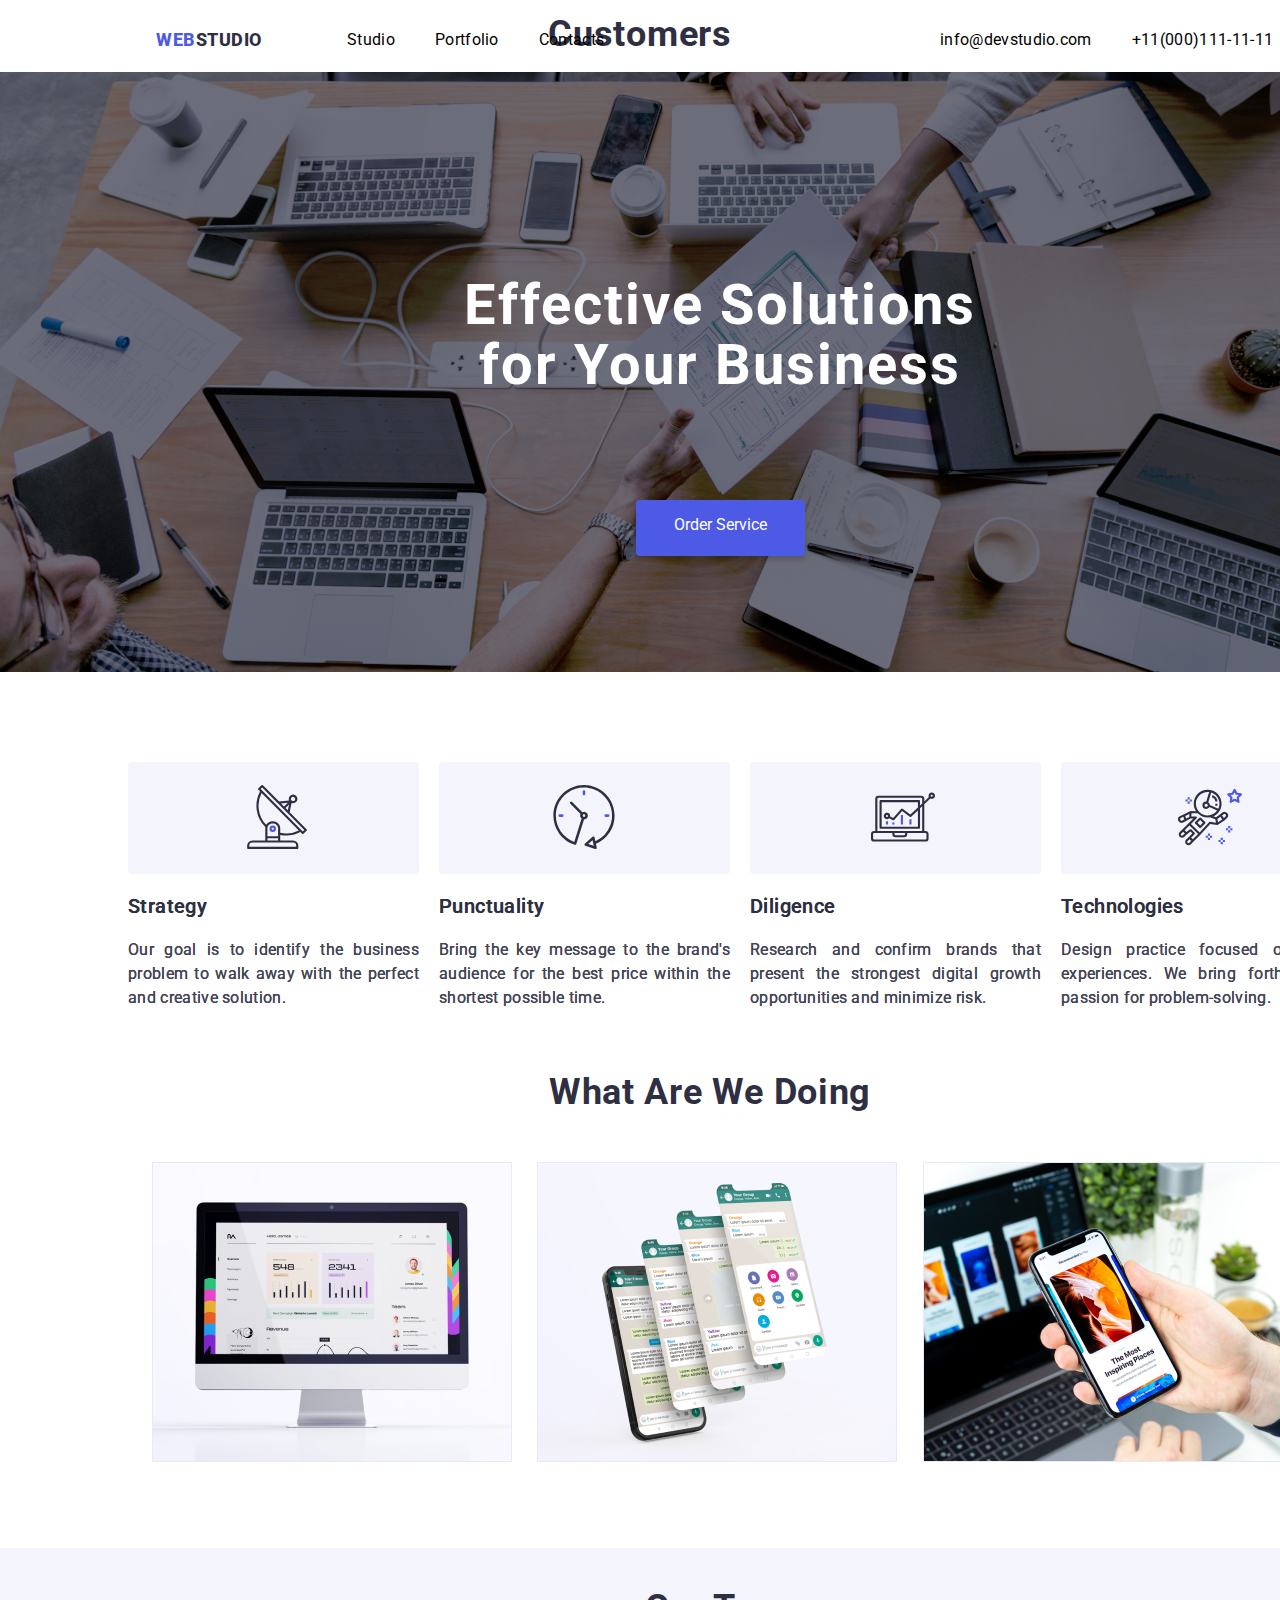
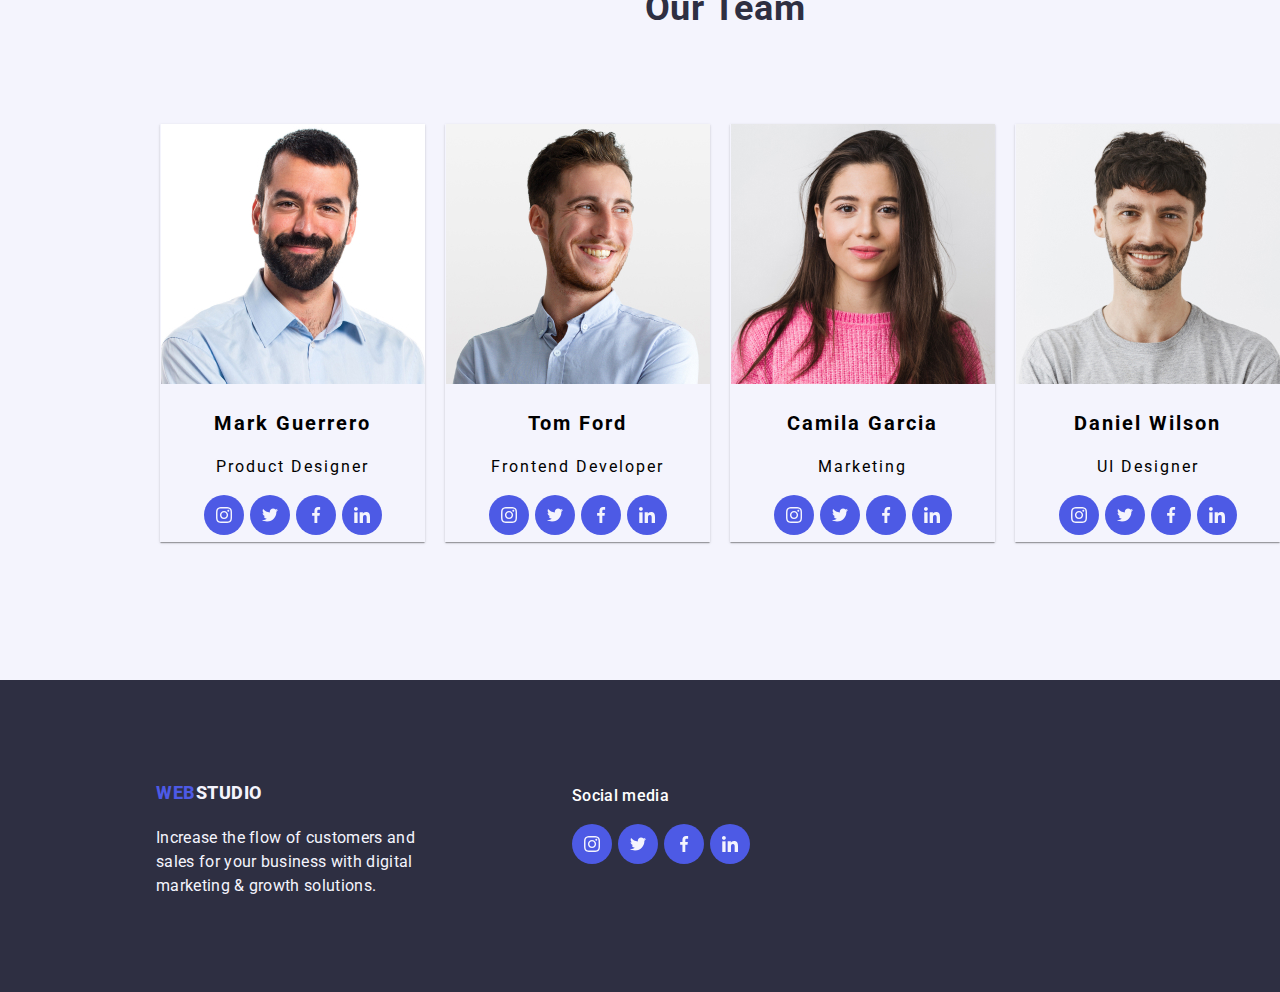
<file: index.html>
<!DOCTYPE html>
<html lang="en">

<head>
    <meta charset="UTF-8">
    <meta name="viewport" content="width=device-width, initial-scale=1.0">
    <title>Go IT Homework Markup #2</title>

    <link rel="preconnect" href="https://fonts.googleapis.com">
    <link rel="preconnect" href="https://fonts.gstatic.com/">

 <!-- <link rel="stylesheet" href="https://www.w3schools.com/w3css/4/w3.css"> -->

    <link rel="stylesheet" href="https://fonts.googleapis.com/css2?family=Raleway:wght@800&family=Roboto:wght@400;500;700;900&display-swap"> 
    <link rel="stylesheet" href="https://cdnjs.cloudflare.com/ajax/libs/modern-normalize/2.0.0/modern-normalize.min.css">
  
   <link rel="stylesheet" href="./css/styles.css">
  
</head>

<footer>

<header>
    
<div class="container">

    <nav>
        <a href="./index.html" class="logo">
    
            <span class="logo1">WEB</span>STUDIO
    
        </a>
    
        <ul class="menu">
    
            <li class="items"><a href="./index.html" class="link">Studio</a></li>
            <li class="items"><a href="./portfolio.html" class="link">Portfolio</a></li>
            <li class="items"><a href="./index.html" class="link">Contacts</a></li>
    
        </ul>

    </nav>

    <ul class="menu-right">
    
        
        <li><a href="mailto:info@devstudio.com" class="link">info@devstudio.com</a></li>
        <li><a href="tel:+11(000)111-11-11" class="link">+11(000)111-11-11</a></li>
        
    
    </ul>


</div>
   

        

</header>

    <main>

    

        <section class="hero">

            <div class="hero-image">
            
                <h1>Effective Solutions
                <br>for Your Business</h1>
            
                <button class="button" type="button">Order Service
                    </button>
              
            </div>

        </section>

    

 

  <section class="section1">

            <div class="container">

                <ul class="benefits">

                    <li class="benefits-item">

                        <article class="benefit-post">
                        <div class="benefit-box">
                        <svg class="icon1" xmlns="http://www.w3.org/2000/svg" width="64" height="64" fill="none">
                            <path fill="#2E2F42"
                                d="M61.546 44.195 44.66 27.185l1.874-9.23c.484.188.998.287 1.517.29h.013a4.318 4.318 0 1 0-4.017-2.87l-9.92 1.21L17.945.32a1.066 1.066 0 0 0-.753-.32c-.28.001-.548.113-.747.31L13.42 3.318a1.067 1.067 0 0 0 0 1.509l1.628 1.65a29.885 29.885 0 0 0 5.04 35.327c.084.081.183.147.291.195a6.192 6.192 0 0 0-.104 1.094v12.374h-12.8A5.34 5.34 0 0 0 2.14 60.8v2.133c0 .59.478 1.067 1.067 1.067h49.067c.589 0 1.067-.478 1.067-1.067V60.8a5.34 5.34 0 0 0-5.334-5.333h-12.8v-5.484c2.005.42 4.048.635 6.097.64a29.699 29.699 0 0 0 14.08-3.567l1.637 1.646c.198.202.469.318.753.32.28-.002.548-.113.746-.31l3.025-3.009a1.067 1.067 0 0 0 0-1.508ZM46.56 12.466a2.133 2.133 0 1 1 1.503 3.646h-.006a2.133 2.133 0 0 1-1.493-3.646h-.004Zm-2.511 7.01-1.197 5.89-2.351-2.364 3.548-3.527Zm-1.212-1.804-3.84 3.817-2.97-2.987 6.81-.83ZM48.008 57.6a3.2 3.2 0 0 1 3.2 3.2v1.067H4.275V60.8a3.2 3.2 0 0 1 3.2-3.2h40.533Zm-14.933-4.267v2.134H22.408v-2.134h10.667ZM22.408 51.2v-8.107c0-2.587 2.393-4.693 5.333-4.693 2.941 0 5.334 2.106 5.334 4.693V51.2H22.408Zm12.8-3.392v-4.715c0-3.764-3.35-6.826-7.466-6.826a7.6 7.6 0 0 0-6.563 3.572 27.739 27.739 0 0 1-4.557-31.774l37.204 37.417a27.642 27.642 0 0 1-18.618 2.326Zm22.578-1.367-1.503-1.512L17.181 5.591 15.672 4.08l1.51-1.504 15.87 15.96c.007 0 .011.013.019.019L59.3 44.937l-1.514 1.504Z" />
                            <path fill="#4D5AE5"
                                d="M27.751 40.533h-.01a3.2 3.2 0 0 0-.01 6.4h.01a3.2 3.2 0 0 0 .01-6.4Zm.747 3.957a1.067 1.067 0 0 1-1.818-.762 1.068 1.068 0 0 1 1.061-1.061 1.067 1.067 0 0 1 .747 1.823h.01Z" />
                        </svg>
                        </div>
                    
                        <h3 class="benefit-item-title">Strategy</h3>
                        <p class="benefit-item-description">Our goal is to identify the business
                            problem to walk away with the perfect and creative solution.</p>
                        </article>

                    </li>

                    <li class="benefits-item">

                        <article class="benefit-post">
                        <div class="benefit-box">
                            <svg class="icon2" xmlns="http://www.w3.org/2000/svg" fill="none">
                                <path fill="#2E2F42"
                                    d="M62.593 30.602C62.59 13.698 48.883-.003 31.977 0 15.073.003 1.372 13.71 1.375 30.616a30.61 30.61 0 0 0 21.299 29.152c.12.038.247.058.373.057.242 0 .478-.065.685-.187.27-.16.472-.414.567-.713l7.73-24.5a3.826 3.826 0 1 0-1.68-7.27L20.137 16.942a1.275 1.275 0 0 0-1.803 1.804l10.207 10.218a3.752 3.752 0 0 0 1.072 4.618l-7.365 23.346C7.692 51.566.239 35.42 5.601 20.864 10.963 6.31 27.11-1.145 41.665 4.217 56.22 9.58 63.673 25.726 58.312 40.281a28.087 28.087 0 0 1-14.925 15.947l-.796-3.749a1.275 1.275 0 0 0-2.096-.687l-7.674 6.851a1.275 1.275 0 0 0 .462 2.169l9.797 3.127a1.275 1.275 0 0 0 1.638-1.48l-.782-3.678a30.51 30.51 0 0 0 18.657-28.178Zm-30.609-1.275a1.276 1.276 0 1 1 0 2.552 1.276 1.276 0 0 1 0-2.552Zm4.201 29.728 4.368-3.896 1.206 5.68-5.574-1.784Z" />
                                <path fill="#4D5AE5"
                                    d="M30.709 6.37v2.55a1.275 1.275 0 1 0 2.55 0V6.37a1.276 1.276 0 0 0-2.55 0ZM7.752 29.327a1.275 1.275 0 0 0 0 2.55h2.55a1.275 1.275 0 1 0 0-2.55h-2.55ZM56.216 31.878a1.275 1.275 0 1 0 0-2.55h-2.55a1.276 1.276 0 0 0 0 2.55h2.55Z" />
                            </svg>
                        </div>
                        <h3 class="benefit-item-title">Punctuality</h3>
                        <p class="benefit-item-description">Bring the key message to the brand's audience for the best price within the shortest possible
                            time.</p>
                        </article>

                    </li>

                    <li class="benefits-item">

                        <article class="benefit-post">
                        <div class="benefit-box">
                            <svg class="icon3" xmlns="http://www.w3.org/2000/svg" fill="none">
                                <path fill="#4D5AE5" d="M29.851 29.93h2.132v9.594h-2.132V29.93ZM38.38 34.194h2.132v5.33H38.38v-5.33ZM21.322 37.392h2.132v2.132h-2.132v-2.132ZM14.925 36.326h2.133v3.198h-2.133v-3.198Z"/><path fill="#2E2F42" d="M3.198 56.582h51.173a3.198 3.198 0 0 0 3.199-3.198v-4.265a3.198 3.198 0 0 0-3.199-3.198h-1.066V19.334l6.056-5.736a3.216 3.216 0 1 0-1.493-1.526l-4.563 4.325v-2.46a3.198 3.198 0 0 0-3.198-3.198H7.463a3.198 3.198 0 0 0-3.199 3.199V45.92H3.198A3.198 3.198 0 0 0 0 49.119v4.265a3.198 3.198 0 0 0 3.198 3.198Zm57.57-46.909a1.066 1.066 0 1 1 0 2.133 1.066 1.066 0 0 1 0-2.133ZM6.397 13.938c0-.59.477-1.067 1.066-1.067h42.644c.589 0 1.066.478 1.066 1.067v4.477l-2.132 2.026V16.07c0-.589-.477-1.066-1.066-1.066H9.595c-.589 0-1.066.477-1.066 1.066v26.652c0 .59.477 1.067 1.066 1.067h38.38c.589 0 1.066-.478 1.066-1.067V23.374l2.132-2.02V45.92H6.397V13.938Zm9.595 13.859a3.198 3.198 0 1 0 2.214 5.497l3.706 1.86c.43.215.953.114 1.273-.246l7.877-8.863 7.744 5.803c.416.311.996.278 1.372-.079l6.73-6.375v16.262H10.662v-24.52H46.91v5.32L39.366 29.6l-7.81-5.855a1.067 1.067 0 0 0-1.435.145l-7.986 8.985-2.986-1.493c.022-.128.036-.257.041-.387a3.199 3.199 0 0 0-3.198-3.198Zm1.066 3.198a1.066 1.066 0 1 1-2.133 0 1.066 1.066 0 0 1 2.133 0Zm6.396 17.058h10.661v1.066c0 .589-.477 1.066-1.066 1.066H24.52a1.066 1.066 0 0 1-1.066-1.066v-1.066ZM2.132 49.12c0-.589.478-1.066 1.066-1.066h18.124v1.066a3.198 3.198 0 0 0 3.198 3.199h8.53a3.198 3.198 0 0 0 3.198-3.199v-1.066H54.37c.59 0 1.067.477 1.067 1.066v4.265c0 .588-.478 1.066-1.067 1.066H3.198a1.066 1.066 0 0 1-1.066-1.066v-4.265Z"/>
                            </svg>
                        </div>
                        <h3 class="benefit-item-title">Diligence</h3>
                        <p class="benefit-item-description">Research and confirm brands that present the strongest digital growth opportunities and
                            minimize risk.</p>
                        </article>

                    </li>

                    <li class="benefits-item">

                        <article class="benefit-post">
                        <div class="benefit-box">
                            <svg class="icon4" xmlns="http://www.w3.org/2000/svg" fill="none">
                                <path fill="#4D5AE5"
                                    d="M63.948 9.048a1.068 1.068 0 0 0-.86-.725l-3.822-.556-1.71-3.462c-.358-.73-1.553-.73-1.912 0l-1.71 3.462-3.82.556a1.067 1.067 0 0 0-.592 1.819l2.765 2.695-.653 3.806c-.068.4.096.804.424 1.043.332.241.765.271 1.124.081L56.6 15.97l3.417 1.797a1.068 1.068 0 0 0 1.548-1.124l-.652-3.806 2.766-2.695a1.07 1.07 0 0 0 .27-1.094Zm-4.926 2.654c-.25.244-.366.598-.306.944l.382 2.228-2.001-1.051a1.064 1.064 0 0 0-.994 0l-2.001 1.051.381-2.228a1.068 1.068 0 0 0-.306-.944l-1.62-1.579 2.238-.325c.348-.05.647-.269.803-.584l1-2.026L57.6 9.214c.156.315.456.534.804.584l2.237.325-1.618 1.579ZM52.267 41.044h-2.134v2.134h2.134v-2.134ZM52.267 45.311h-2.134v2.134h2.134V45.31Z" />
                                <path fill="#4D5AE5"
                                    d="M54.4 43.178h-2.133v2.133H54.4v-2.133ZM50.134 43.178H48v2.133h2.134v-2.133ZM44.8 52.778h-2.133v2.133H44.8v-2.133ZM44.8 57.045h-2.133v2.133H44.8v-2.133ZM46.934 54.911H44.8v2.134h2.134V54.91Z" />
                                <path fill="#4D5AE5"
                                    d="M42.667 54.911h-2.134v2.134h2.134V54.91ZM32 48.511h-2.133v2.134H32V48.51ZM32 52.778h-2.133v2.133H32v-2.133ZM34.133 50.645H32v2.133h2.133v-2.133ZM29.867 50.645h-2.134v2.133h2.134v-2.133ZM11.733 12.244H9.6v2.133h2.133v-2.133ZM11.733 16.51H9.6v2.134h2.133v-2.133ZM13.866 14.377h-2.133v2.134h2.133v-2.134ZM9.6 14.377H7.466v2.134H9.6v-2.134Z" />
                                <path fill="#2E2F42"
                                    d="M49.43 28.319a3.548 3.548 0 0 0-2.377-1.41 3.553 3.553 0 0 0-2.68.705l-2.503 1.919h-.001l-3.796 2.835-2.715-1.082c4.842-2.172 8.227-7.016 8.227-12.64C43.585 11 37.34 4.78 29.663 4.78 21.986 4.78 15.74 11 15.74 18.646c0 2.771.828 5.348 2.24 7.517l-5.528-.048h-.01c-.017 0-.03.009-.047.01-.105.004-.209.025-.31.061-.026.01-.052.015-.077.027-.013.005-.025.006-.038.013l-6.466 3.193h-.002l-3.787 1.822a.82.82 0 0 0-.126.07A3.56 3.56 0 0 0 .393 35.9c.44.858 1.19 1.49 2.112 1.779a3.558 3.558 0 0 0 2.757-.257l2.776-1.476 4.528-2.339 2.714-.015-10.884 10.83c0 .002-.002.002-.003.003l-2.677 2.666a3.298 3.298 0 0 0-.98 2.356c0 .89.347 1.727.98 2.357.65.647 1.504.97 2.358.97.856 0 1.709-.323 2.36-.97l2.629-2.617 3.481-2.6 1.802 1.794-3.523 3.508-.003.003-2.678 2.666a3.298 3.298 0 0 0-.98 2.355c0 .89.348 1.727.98 2.358.65.646 1.505.97 2.36.97.854 0 1.71-.324 2.36-.97l2.679-2.667 4.285-4.266c0-.002 0-.003.002-.004l2.019-2-.008-.007c.013-.013.031-.017.044-.031L32.215 38.98l6.942.987a1.052 1.052 0 0 0 .525-.066c.035-.013.066-.03.1-.047.038-.019.078-.03.114-.054l6.427-4.267c.024-.016.036-.041.059-.059.025-.02.057-.028.08-.05l2.544-2.383a3.558 3.558 0 0 0 .423-4.723ZM4.26 35.54c-.346.186-.74.223-1.116.104a1.43 1.43 0 0 1-.425-2.52l2.628-1.264.632 1.849.266.776L4.26 35.54Zm6.995-3.655-3.097 1.6-.51-1.494-.367-1.073 4.053-2-.079 2.967Zm30.199-13.241c0 1.837-.438 3.57-1.198 5.119l-8.363-3.798a3.722 3.722 0 0 0-1.576-2.776l2.928-9.72C38 8.98 41.454 13.416 41.454 18.643Zm-23.578 0c0-6.47 5.289-11.734 11.789-11.734.506 0 1 .043 1.49.105l-2.864 9.507c-.038 0-.075-.011-.114-.011a3.744 3.744 0 0 0-3.745 3.733 3.744 3.744 0 0 0 3.745 3.733c1.389 0 2.589-.766 3.236-1.889l7.725 3.51c-2.15 2.893-5.59 4.78-9.473 4.78-6.5 0-11.789-5.265-11.789-11.734Zm11.913 1.6c0 .882-.724 1.6-1.612 1.6a1.608 1.608 0 0 1-1.612-1.6c0-.882.723-1.6 1.612-1.6.888 0 1.612.718 1.612 1.6ZM4.929 50.292a1.217 1.217 0 0 1-1.708.002 1.187 1.187 0 0 1 0-1.689l1.924-1.917 1.702 1.695-1.917 1.91Zm6.428 7.467a1.216 1.216 0 0 1-1.71.002 1.188 1.188 0 0 1 0-1.689l1.926-1.918.805.801.898.894-1.919 1.91Zm6.964-6.937-.004.002-3.53 3.52-.805-.801-.898-.894 3.527-3.51v-.002s.002 0 .003-.002c.08-.08.13-.176.18-.27.013-.028.04-.052.052-.08.033-.083.038-.171.05-.258.007-.049.028-.095.028-.145 0-.071-.025-.14-.04-.211-.013-.064-.013-.13-.037-.191-.04-.1-.11-.189-.183-.275-.02-.024-.027-.054-.05-.076h-.001l-.002-.004-3.214-3.2c-.034-.034-.078-.048-.116-.077a1.026 1.026 0 0 0-.174-.115.99.99 0 0 0-.187-.065 1.024 1.024 0 0 0-.206-.04 1.035 1.035 0 0 0-.19.01 1.068 1.068 0 0 0-.209.04.987.987 0 0 0-.188.09c-.04.022-.085.03-.122.057l-3.547 2.648-1.801-1.794 4.798-4.773 8.72 8.578-1.854 1.838Zm13.637-14.034c-.03-.004-.06.008-.09.006a1.044 1.044 0 0 0-.23.014.983.983 0 0 0-.37.136c-.06.036-.114.075-.166.123-.026.022-.057.033-.08.058l-9.397 10.292-8.656-8.514 5.666-5.636a1.068 1.068 0 0 0-.759-1.822l-4.437.026.055-3.215 6.208.053a13.897 13.897 0 0 0 9.963 4.202c.875 0 1.728-.09 2.559-.245.08.064.159.129.26.17l4.818 1.92.305 1.516.357 1.77-6.006-.854Zm8.083.357-.627-3.116 2.893-2.16.758 1.005 1.136 1.508-4.16 2.763Zm7.507-5.662-1.676 1.57-1.862-2.473 1.663-1.274c.31-.24.701-.336 1.085-.286.387.054.728.256.96.568.434.584.36 1.398-.17 1.895Z" />
                                <path fill="#2E2F42"
                                    d="m27.204 37.088-4.286-4.267a1.066 1.066 0 0 0-1.505 0l-4.285 4.267a1.072 1.072 0 0 0 0 1.513l4.285 4.266a1.066 1.066 0 0 0 1.505 0l4.286-4.266a1.067 1.067 0 0 0 0-1.513Zm-5.038 3.518-2.773-2.762 2.773-2.761 2.775 2.761-2.775 2.762ZM34.328 10.142l-.515 2.071c.142.035 3.475.904 3.475 4.298h2.134c0-4.034-3.331-5.931-5.093-6.37ZM39.422 18.644h-2.133v2.134h2.133v-2.134Z" />
                            </svg>
                        </div>
                        <h3 class="benefit-item-title">Technologies</h3>
                        <p class="benefit-item-description">Design practice focused on digital experiences. We bring forth a deep passion for
                            problem-solving.</p>
                        </article>

                    </li>

                </ul>


            </div>


        </section>

<!--
        <section class="section1">
        
            <div class="container">
        
                <ul class="benefits">
        
                    <li class="benefits-item">
        
        
                        <div class="benefit-box"></div>
                        <div>
                            <h3 class="benefit-item-title">Strategy</h3>
                        </div>
                        <div>
                            <p class="benefit-item-description">Our goal is to identify the business
                                problem to walk away with the perfect and creative solution.</p>
                        </div>
        
        
                    </li>
        
                    <li class="benefits-item">
        
                        <div class="benefit-box"></div>
                        <div>
                            <h3 class="benefit-item-title">Punctuality</h3>
                        </div>
                        <div>
                            <p class="benefit-item-description">Bring the key message to the brand's audience for the best price
                                within the shortest possible
                                time.</p>
                        </div>
                    </li>
        
                    <li class="benefits-item">
        
                        <div class="benefit-box"></div>
                        <div>
                            <h3 class="benefit-item-title">Diligence</h3>
                        </div>
                        <div>
                            <p class="benefit-item-description">Research and confirm brands that present the strongest digital
                                growth opportunities and
                                minimize risk.</p>
                        </div>
                    </li>
        
                    <li class="benefits-item">
        
                        <div class="benefit-box"></div>
        
                        <div>
                            <h3 class="benefit-item-title">Technologies</h3>
                        </div>
                        <div>
                            <p class="benefit-item-description">Design practice focused on digital experiences. We bring forth a
                                deep passion for
                                problem-solving.</p>
                        </div>
                    </li>
        
                </ul>
        
        
            </div>
        
        
        </section>
    -->


    <section class="section2">

            <div class="container">

                <h2 class="section-title">What are we doing</h2>

                    <ul class="what-we-do">

                        <li class="what-we-do-item">
                        <img class="what-we-do-image" src="images/what-we-do-1.jpg" alt="What We Do Image1" width="360" height="300">
                        </li>

                        <li class="what-we-do-item">
                        <img class="what-we-do-image" src="images/what-we-do-2.jpg" alt="What We Do Image2" width="360" height="300">
                        </li>

                        <li class="what-we-do-item">
                        <img class="what-we-do-image" src="images/what-we-do-3.jpg" alt="What We Do Image3" width="360" height="300">
                        </li>
                    </ul>

            </div>

        </section>


    <section class="section3">

            <div class="container">

               
                <h2 class="section2-title">Our Team</h2>
                
                    <ul class="team">
                
                    
                        <li class="team-item">

                            
                            <img src="images/team-1.jpg" alt="Mark Guerrero" width="264" height="260">
                            
                            <div>
                            <h3 class="team-name">Mark Guerrero</h3>
                            <p class="team-position">Product Designer</p>
                            </div>

                                                    <div>
                            
                                                        <svg class="team-link" width="40" height="40" style="outline: 2px #2a2a2a;">
                            
                                                            <circle class="circle" r="20" cx="20" cy="20" fill="#4D5AE5" />
                            
                                                            <image href="./images/instagram 2.svg" height="16" width="16" x="12" y="12" />
                        
                                                        </svg>
                            
                            
                                                        <svg class="team-link" width="40" height="40" style="outline: 2px #2a2a2a;">
                                                            <circle r="20" cx="20" cy="20" fill="#4D5AE5" />
                                                            <image href="./images/twitter 1.svg" height="16" width="16" x="12" y="12" />
                                                        </svg>
                            
                                                        <svg class="team-link" width="40" height="40" style="outline: 2px #2a2a2a;">
                                                            <circle r="20" cx="20" cy="20" fill="#4D5AE5" />
                                                            <image href="./images/facebook 1.svg" height="16" width="16" x="12" y="12" />
                                                        </svg>
                            
                                                        <svg class="team-link" width="40" height="40" style="outline: 2px #2a2a2a;">
                                                            <circle r="20" cx="20" cy="20" fill="#4D5AE5" />
                                                            <image href="./images/linkedin 1.svg" height="16" width="16" x="12" y="12" />
                                                        </svg>
                                                    </div>
                                                    
                    
                        </li>
                
                    <li class="team-item">

                            <img src="images/team-2.jpg" alt="Tom Ford" width="264" height="260">
                            <div>
                            <h3 class="team-name">Tom Ford</h3>
                            <p class="team-position">Frontend Developer</p>
                            </div>
                            
                                                    <div>
                                                        <svg class="team-link" width="40" height="40" style="outline: 2px #2a2a2a;">
                            
                                                            <circle r="20" cx="20" cy="20" fill="#4D5AE5" />
                            
                                                            <image href="./images/instagram 2.svg" height="16" width="16" x="12" y="12" />
                            
                            
                                                        </svg>
                            
                            
                                                        <svg class="team-link" width="40" height="40" style="outline: 2px #2a2a2a;">
                                                            <circle r="20" cx="20" cy="20" fill="#4D5AE5" />
                                                            <image href="./images/twitter 1.svg" height="16" width="16" x="12" y="12" />
                                                        </svg>
                            
                                                        <svg class="team-link" width="40" height="40" style="outline: 2px #2a2a2a;">
                                                            <circle r="20" cx="20" cy="20" fill="#4D5AE5" />
                                                            <image href="./images/facebook 1.svg" height="16" width="16" x="12" y="12" />
                                                        </svg>
                            
                                                        <svg class="team-link" width="40" height="40" style="outline: 2px #2a2a2a;">
                                                            <circle r="20" cx="20" cy="20" fill="#4D5AE5" />
                                                            <image href="./images/linkedin 1.svg" height="16" width="16" x="12" y="12" />
                                                        </svg>
                                                    </div>
                            
                                                        
                        
                    </li>

                    <li class="team-item">

                            <img src="images/team-3.jpg" alt="Camila Garcia" width="264" height="260">
                            <div>
                            <h3 class="team-name">Camila Garcia</h3>
                            <p class="team-position">Marketing</p>
                            </div>
                            
                                                    <div>
                                                        <svg class="team-link" width="40" height="40" style="outline: 2px #2a2a2a;">
                            
                                                            <circle r="20" cx="20" cy="20" fill="#4D5AE5" />
                            
                                                            <image href="./images/instagram 2.svg" height="16" width="16" x="12" y="12" />
                            
                            
                                                        </svg>
                            
                            
                                                        <svg class="team-link" width="40" height="40" style="outline: 2px #2a2a2a;">
                                                            <circle r="20" cx="20" cy="20" fill="#4D5AE5" />
                                                            <image href="./images/twitter 1.svg" height="16" width="16" x="12" y="12" />
                                                        </svg>
                            
                                                        <svg class="team-link" width="40" height="40" style="outline: 2px #2a2a2a;">
                                                            <circle r="20" cx="20" cy="20" fill="#4D5AE5" />
                                                            <image href="./images/facebook 1.svg" height="16" width="16" x="12" y="12" />
                                                        </svg>
                            
                                                        <svg class="team-link" width="40" height="40" style="outline: 2px #2a2a2a;">
                                                            <circle r="20" cx="20" cy="20" fill="#4D5AE5" />
                                                            <image href="./images/linkedin 1.svg" height="16" width="16" x="12" y="12" />
                                                        </svg>
                                                    </div>
                            
                                                        
                            
                    </li>

                    <li class="team-item">

                            <img src="images/team-4.jpg" alt="Daniel Wilson" width="264" height="260">
                            <div>
                            <h3 class="team-name">Daniel Wilson</h3>
                            <p class="team-position">UI Designer</p>
                            </div>
                        
                                                    <div>
                                                        <svg class="team-link" width="40" height="40" style="outline: 2px #2a2a2a;">
                            
                                                            <circle r="20" cx="20" cy="20" fill="#4D5AE5" />
                            
                                                            <image href="./images/instagram 2.svg" height="16" width="16" x="12" y="12" />
                            
                            
                                                        </svg>
                            
                            
                                                        <svg class="team-link" width="40" height="40" style="outline: 2px #2a2a2a;">
                                                            <circle r="20" cx="20" cy="20" fill="#4D5AE5" />
                                                            <image href="./images/twitter 1.svg" height="16" width="16" x="12" y="12" />
                                                        </svg>
                            
                                                        <svg class="team-link" width="40" height="40" style="outline: 2px #2a2a2a;">
                                                            <circle r="20" cx="20" cy="20" fill="#4D5AE5" />
                                                            <image href="./images/facebook 1.svg" height="16" width="16" x="12" y="12" />
                                                        </svg>
                            
                                                        <svg class="team-link" width="40" height="40" style="outline: 2px #2a2a2a;">
                                                            <circle r="20" cx="20" cy="20" fill="#4D5AE5" />
                            
                                                            <image href="./images/linkedin 1.svg" height="16" width="16" x="12" y="12" />
                                                        </svg>
                                                    </div>
                            
                                                    

                       
                    </li>
                </ul>
            </div>


        </section>


<section class="section1">

            <div class="container">

                <ul class="benefits">

                    <li class="benefits-item">

                        <article class="benefit-post">
                        <div class="benefit-box">
                        <svg class="icon1" xmlns="http://www.w3.org/2000/svg" width="64" height="64" fill="none">
                            <path fill="#2E2F42"
                                d="M61.546 44.195 44.66 27.185l1.874-9.23c.484.188.998.287 1.517.29h.013a4.318 4.318 0 1 0-4.017-2.87l-9.92 1.21L17.945.32a1.066 1.066 0 0 0-.753-.32c-.28.001-.548.113-.747.31L13.42 3.318a1.067 1.067 0 0 0 0 1.509l1.628 1.65a29.885 29.885 0 0 0 5.04 35.327c.084.081.183.147.291.195a6.192 6.192 0 0 0-.104 1.094v12.374h-12.8A5.34 5.34 0 0 0 2.14 60.8v2.133c0 .59.478 1.067 1.067 1.067h49.067c.589 0 1.067-.478 1.067-1.067V60.8a5.34 5.34 0 0 0-5.334-5.333h-12.8v-5.484c2.005.42 4.048.635 6.097.64a29.699 29.699 0 0 0 14.08-3.567l1.637 1.646c.198.202.469.318.753.32.28-.002.548-.113.746-.31l3.025-3.009a1.067 1.067 0 0 0 0-1.508ZM46.56 12.466a2.133 2.133 0 1 1 1.503 3.646h-.006a2.133 2.133 0 0 1-1.493-3.646h-.004Zm-2.511 7.01-1.197 5.89-2.351-2.364 3.548-3.527Zm-1.212-1.804-3.84 3.817-2.97-2.987 6.81-.83ZM48.008 57.6a3.2 3.2 0 0 1 3.2 3.2v1.067H4.275V60.8a3.2 3.2 0 0 1 3.2-3.2h40.533Zm-14.933-4.267v2.134H22.408v-2.134h10.667ZM22.408 51.2v-8.107c0-2.587 2.393-4.693 5.333-4.693 2.941 0 5.334 2.106 5.334 4.693V51.2H22.408Zm12.8-3.392v-4.715c0-3.764-3.35-6.826-7.466-6.826a7.6 7.6 0 0 0-6.563 3.572 27.739 27.739 0 0 1-4.557-31.774l37.204 37.417a27.642 27.642 0 0 1-18.618 2.326Zm22.578-1.367-1.503-1.512L17.181 5.591 15.672 4.08l1.51-1.504 15.87 15.96c.007 0 .011.013.019.019L59.3 44.937l-1.514 1.504Z" />
                            <path fill="#4D5AE5"
                                d="M27.751 40.533h-.01a3.2 3.2 0 0 0-.01 6.4h.01a3.2 3.2 0 0 0 .01-6.4Zm.747 3.957a1.067 1.067 0 0 1-1.818-.762 1.068 1.068 0 0 1 1.061-1.061 1.067 1.067 0 0 1 .747 1.823h.01Z" />
                        </svg>
                        </div>
                    
                        <h3 class="benefit-item-title">Strategy</h3>
                        <p class="benefit-item-description">Our goal is to identify the business
                            problem to walk away with the perfect and creative solution.</p>
                        </article>

                    </li>

                    <li class="benefits-item">

                        <article class="benefit-post">
                        <div class="benefit-box">
                            <svg class="icon2" xmlns="http://www.w3.org/2000/svg" fill="none">
                                <path fill="#2E2F42"
                                    d="M62.593 30.602C62.59 13.698 48.883-.003 31.977 0 15.073.003 1.372 13.71 1.375 30.616a30.61 30.61 0 0 0 21.299 29.152c.12.038.247.058.373.057.242 0 .478-.065.685-.187.27-.16.472-.414.567-.713l7.73-24.5a3.826 3.826 0 1 0-1.68-7.27L20.137 16.942a1.275 1.275 0 0 0-1.803 1.804l10.207 10.218a3.752 3.752 0 0 0 1.072 4.618l-7.365 23.346C7.692 51.566.239 35.42 5.601 20.864 10.963 6.31 27.11-1.145 41.665 4.217 56.22 9.58 63.673 25.726 58.312 40.281a28.087 28.087 0 0 1-14.925 15.947l-.796-3.749a1.275 1.275 0 0 0-2.096-.687l-7.674 6.851a1.275 1.275 0 0 0 .462 2.169l9.797 3.127a1.275 1.275 0 0 0 1.638-1.48l-.782-3.678a30.51 30.51 0 0 0 18.657-28.178Zm-30.609-1.275a1.276 1.276 0 1 1 0 2.552 1.276 1.276 0 0 1 0-2.552Zm4.201 29.728 4.368-3.896 1.206 5.68-5.574-1.784Z" />
                                <path fill="#4D5AE5"
                                    d="M30.709 6.37v2.55a1.275 1.275 0 1 0 2.55 0V6.37a1.276 1.276 0 0 0-2.55 0ZM7.752 29.327a1.275 1.275 0 0 0 0 2.55h2.55a1.275 1.275 0 1 0 0-2.55h-2.55ZM56.216 31.878a1.275 1.275 0 1 0 0-2.55h-2.55a1.276 1.276 0 0 0 0 2.55h2.55Z" />
                            </svg>
                        </div>
                        <h3 class="benefit-item-title">Punctuality</h3>
                        <p class="benefit-item-description">Bring the key message to the brand's audience for the best price within the shortest possible
                            time.</p>
                        </article>

                    </li>

                    <li class="benefits-item">

                        <article class="benefit-post">
                        <div class="benefit-box">
                            <svg class="icon3" xmlns="http://www.w3.org/2000/svg" fill="none">
                                <path fill="#4D5AE5" d="M29.851 29.93h2.132v9.594h-2.132V29.93ZM38.38 34.194h2.132v5.33H38.38v-5.33ZM21.322 37.392h2.132v2.132h-2.132v-2.132ZM14.925 36.326h2.133v3.198h-2.133v-3.198Z"/><path fill="#2E2F42" d="M3.198 56.582h51.173a3.198 3.198 0 0 0 3.199-3.198v-4.265a3.198 3.198 0 0 0-3.199-3.198h-1.066V19.334l6.056-5.736a3.216 3.216 0 1 0-1.493-1.526l-4.563 4.325v-2.46a3.198 3.198 0 0 0-3.198-3.198H7.463a3.198 3.198 0 0 0-3.199 3.199V45.92H3.198A3.198 3.198 0 0 0 0 49.119v4.265a3.198 3.198 0 0 0 3.198 3.198Zm57.57-46.909a1.066 1.066 0 1 1 0 2.133 1.066 1.066 0 0 1 0-2.133ZM6.397 13.938c0-.59.477-1.067 1.066-1.067h42.644c.589 0 1.066.478 1.066 1.067v4.477l-2.132 2.026V16.07c0-.589-.477-1.066-1.066-1.066H9.595c-.589 0-1.066.477-1.066 1.066v26.652c0 .59.477 1.067 1.066 1.067h38.38c.589 0 1.066-.478 1.066-1.067V23.374l2.132-2.02V45.92H6.397V13.938Zm9.595 13.859a3.198 3.198 0 1 0 2.214 5.497l3.706 1.86c.43.215.953.114 1.273-.246l7.877-8.863 7.744 5.803c.416.311.996.278 1.372-.079l6.73-6.375v16.262H10.662v-24.52H46.91v5.32L39.366 29.6l-7.81-5.855a1.067 1.067 0 0 0-1.435.145l-7.986 8.985-2.986-1.493c.022-.128.036-.257.041-.387a3.199 3.199 0 0 0-3.198-3.198Zm1.066 3.198a1.066 1.066 0 1 1-2.133 0 1.066 1.066 0 0 1 2.133 0Zm6.396 17.058h10.661v1.066c0 .589-.477 1.066-1.066 1.066H24.52a1.066 1.066 0 0 1-1.066-1.066v-1.066ZM2.132 49.12c0-.589.478-1.066 1.066-1.066h18.124v1.066a3.198 3.198 0 0 0 3.198 3.199h8.53a3.198 3.198 0 0 0 3.198-3.199v-1.066H54.37c.59 0 1.067.477 1.067 1.066v4.265c0 .588-.478 1.066-1.067 1.066H3.198a1.066 1.066 0 0 1-1.066-1.066v-4.265Z"/>
                            </svg>
                        </div>
                        <h3 class="benefit-item-title">Diligence</h3>
                        <p class="benefit-item-description">Research and confirm brands that present the strongest digital growth opportunities and
                            minimize risk.</p>
                        </article>

                    </li>

                    <li class="benefits-item">

                        <article class="benefit-post">
                        <div class="benefit-box">
                            <svg class="icon4" xmlns="http://www.w3.org/2000/svg" fill="none">
                                <path fill="#4D5AE5"
                                    d="M63.948 9.048a1.068 1.068 0 0 0-.86-.725l-3.822-.556-1.71-3.462c-.358-.73-1.553-.73-1.912 0l-1.71 3.462-3.82.556a1.067 1.067 0 0 0-.592 1.819l2.765 2.695-.653 3.806c-.068.4.096.804.424 1.043.332.241.765.271 1.124.081L56.6 15.97l3.417 1.797a1.068 1.068 0 0 0 1.548-1.124l-.652-3.806 2.766-2.695a1.07 1.07 0 0 0 .27-1.094Zm-4.926 2.654c-.25.244-.366.598-.306.944l.382 2.228-2.001-1.051a1.064 1.064 0 0 0-.994 0l-2.001 1.051.381-2.228a1.068 1.068 0 0 0-.306-.944l-1.62-1.579 2.238-.325c.348-.05.647-.269.803-.584l1-2.026L57.6 9.214c.156.315.456.534.804.584l2.237.325-1.618 1.579ZM52.267 41.044h-2.134v2.134h2.134v-2.134ZM52.267 45.311h-2.134v2.134h2.134V45.31Z" />
                                <path fill="#4D5AE5"
                                    d="M54.4 43.178h-2.133v2.133H54.4v-2.133ZM50.134 43.178H48v2.133h2.134v-2.133ZM44.8 52.778h-2.133v2.133H44.8v-2.133ZM44.8 57.045h-2.133v2.133H44.8v-2.133ZM46.934 54.911H44.8v2.134h2.134V54.91Z" />
                                <path fill="#4D5AE5"
                                    d="M42.667 54.911h-2.134v2.134h2.134V54.91ZM32 48.511h-2.133v2.134H32V48.51ZM32 52.778h-2.133v2.133H32v-2.133ZM34.133 50.645H32v2.133h2.133v-2.133ZM29.867 50.645h-2.134v2.133h2.134v-2.133ZM11.733 12.244H9.6v2.133h2.133v-2.133ZM11.733 16.51H9.6v2.134h2.133v-2.133ZM13.866 14.377h-2.133v2.134h2.133v-2.134ZM9.6 14.377H7.466v2.134H9.6v-2.134Z" />
                                <path fill="#2E2F42"
                                    d="M49.43 28.319a3.548 3.548 0 0 0-2.377-1.41 3.553 3.553 0 0 0-2.68.705l-2.503 1.919h-.001l-3.796 2.835-2.715-1.082c4.842-2.172 8.227-7.016 8.227-12.64C43.585 11 37.34 4.78 29.663 4.78 21.986 4.78 15.74 11 15.74 18.646c0 2.771.828 5.348 2.24 7.517l-5.528-.048h-.01c-.017 0-.03.009-.047.01-.105.004-.209.025-.31.061-.026.01-.052.015-.077.027-.013.005-.025.006-.038.013l-6.466 3.193h-.002l-3.787 1.822a.82.82 0 0 0-.126.07A3.56 3.56 0 0 0 .393 35.9c.44.858 1.19 1.49 2.112 1.779a3.558 3.558 0 0 0 2.757-.257l2.776-1.476 4.528-2.339 2.714-.015-10.884 10.83c0 .002-.002.002-.003.003l-2.677 2.666a3.298 3.298 0 0 0-.98 2.356c0 .89.347 1.727.98 2.357.65.647 1.504.97 2.358.97.856 0 1.709-.323 2.36-.97l2.629-2.617 3.481-2.6 1.802 1.794-3.523 3.508-.003.003-2.678 2.666a3.298 3.298 0 0 0-.98 2.355c0 .89.348 1.727.98 2.358.65.646 1.505.97 2.36.97.854 0 1.71-.324 2.36-.97l2.679-2.667 4.285-4.266c0-.002 0-.003.002-.004l2.019-2-.008-.007c.013-.013.031-.017.044-.031L32.215 38.98l6.942.987a1.052 1.052 0 0 0 .525-.066c.035-.013.066-.03.1-.047.038-.019.078-.03.114-.054l6.427-4.267c.024-.016.036-.041.059-.059.025-.02.057-.028.08-.05l2.544-2.383a3.558 3.558 0 0 0 .423-4.723ZM4.26 35.54c-.346.186-.74.223-1.116.104a1.43 1.43 0 0 1-.425-2.52l2.628-1.264.632 1.849.266.776L4.26 35.54Zm6.995-3.655-3.097 1.6-.51-1.494-.367-1.073 4.053-2-.079 2.967Zm30.199-13.241c0 1.837-.438 3.57-1.198 5.119l-8.363-3.798a3.722 3.722 0 0 0-1.576-2.776l2.928-9.72C38 8.98 41.454 13.416 41.454 18.643Zm-23.578 0c0-6.47 5.289-11.734 11.789-11.734.506 0 1 .043 1.49.105l-2.864 9.507c-.038 0-.075-.011-.114-.011a3.744 3.744 0 0 0-3.745 3.733 3.744 3.744 0 0 0 3.745 3.733c1.389 0 2.589-.766 3.236-1.889l7.725 3.51c-2.15 2.893-5.59 4.78-9.473 4.78-6.5 0-11.789-5.265-11.789-11.734Zm11.913 1.6c0 .882-.724 1.6-1.612 1.6a1.608 1.608 0 0 1-1.612-1.6c0-.882.723-1.6 1.612-1.6.888 0 1.612.718 1.612 1.6ZM4.929 50.292a1.217 1.217 0 0 1-1.708.002 1.187 1.187 0 0 1 0-1.689l1.924-1.917 1.702 1.695-1.917 1.91Zm6.428 7.467a1.216 1.216 0 0 1-1.71.002 1.188 1.188 0 0 1 0-1.689l1.926-1.918.805.801.898.894-1.919 1.91Zm6.964-6.937-.004.002-3.53 3.52-.805-.801-.898-.894 3.527-3.51v-.002s.002 0 .003-.002c.08-.08.13-.176.18-.27.013-.028.04-.052.052-.08.033-.083.038-.171.05-.258.007-.049.028-.095.028-.145 0-.071-.025-.14-.04-.211-.013-.064-.013-.13-.037-.191-.04-.1-.11-.189-.183-.275-.02-.024-.027-.054-.05-.076h-.001l-.002-.004-3.214-3.2c-.034-.034-.078-.048-.116-.077a1.026 1.026 0 0 0-.174-.115.99.99 0 0 0-.187-.065 1.024 1.024 0 0 0-.206-.04 1.035 1.035 0 0 0-.19.01 1.068 1.068 0 0 0-.209.04.987.987 0 0 0-.188.09c-.04.022-.085.03-.122.057l-3.547 2.648-1.801-1.794 4.798-4.773 8.72 8.578-1.854 1.838Zm13.637-14.034c-.03-.004-.06.008-.09.006a1.044 1.044 0 0 0-.23.014.983.983 0 0 0-.37.136c-.06.036-.114.075-.166.123-.026.022-.057.033-.08.058l-9.397 10.292-8.656-8.514 5.666-5.636a1.068 1.068 0 0 0-.759-1.822l-4.437.026.055-3.215 6.208.053a13.897 13.897 0 0 0 9.963 4.202c.875 0 1.728-.09 2.559-.245.08.064.159.129.26.17l4.818 1.92.305 1.516.357 1.77-6.006-.854Zm8.083.357-.627-3.116 2.893-2.16.758 1.005 1.136 1.508-4.16 2.763Zm7.507-5.662-1.676 1.57-1.862-2.473 1.663-1.274c.31-.24.701-.336 1.085-.286.387.054.728.256.96.568.434.584.36 1.398-.17 1.895Z" />
                                <path fill="#2E2F42"
                                    d="m27.204 37.088-4.286-4.267a1.066 1.066 0 0 0-1.505 0l-4.285 4.267a1.072 1.072 0 0 0 0 1.513l4.285 4.266a1.066 1.066 0 0 0 1.505 0l4.286-4.266a1.067 1.067 0 0 0 0-1.513Zm-5.038 3.518-2.773-2.762 2.773-2.761 2.775 2.761-2.775 2.762ZM34.328 10.142l-.515 2.071c.142.035 3.475.904 3.475 4.298h2.134c0-4.034-3.331-5.931-5.093-6.37ZM39.422 18.644h-2.133v2.134h2.133v-2.134Z" />
                            </svg>
                        </div>
                        <h3 class="benefit-item-title">Technologies</h3>
                        <p class="benefit-item-description">Design practice focused on digital experiences. We bring forth a deep passion for
                            problem-solving.</p>
                        </article>

                    </li>

                </ul>


            </div>


        </section>

<section>

    <div class="container">

        <h2 class="section-title">Customers</h2>

        <ul class="clients">
            <li>Client1</li>
            <li>Client2</li>
            <li>Client3</li>
            <li>Client4</li>
            <li>Client5</li>
            <li>Client6</li>
        </ul>

    </div>

</section>


    



    </main>


    <footer class="footer">
    
    <div class="container">

            <a href="./index.html" class="logo-footer">

                <span class="logo1">WEB</span>STUDIO

                </a>
        
            
                <p class="footer-content">Increase the flow of customers and
                <br>sales for your business with digital 
                <br>marketing & growth solutions.</p>
      
    </div>

    
    
</footer>

<footer class="company">

<div class="container">

    <ul class="company-socialmedia">

            <p class="socialmedia-title">Social media</p>
  
            <div class="company_footer">

                <svg class="company-socialmedia-link" width="40" height="40" style="outline: 2px #2a2a2a;">
            
                    <circle r="20" cx="20" cy="20" fill="#4D5AE5" />
            
                    <image href="./images/instagram 2.svg" height="16" width="16" x="12" y="12" />
            
            
                </svg>
            
            
                <svg class="company-socialmedia-link" width="40" height="40" style="outline: 2px #2a2a2a;">
                    <circle r="20" cx="20" cy="20" fill="#4D5AE5" />
                    <image href="./images/twitter 1.svg" height="16" width="16" x="12" y="12" />
                </svg>
            
                <svg class="company-socialmedia-link" width="40" height="40" style="outline: 2px #2a2a2a;">
                    <circle r="20" cx="20" cy="20" fill="#4D5AE5" />
                    <image href="./images/facebook 1.svg" height="16" width="16" x="12" y="12" />
                </svg>
            
                <svg class="company-socialmedia-link"width="40" height="40" style="outline: 2px #2a2a2a;">
                    <circle r="20" cx="20" cy="20" fill="#4D5AE5" />
                    <image href="./images/linkedin 1.svg" height="16" width="16" x="12" y="12" />
                </svg>
            </div>
    
    </ul>

</div>

</footer>

</body>

</html>
</file>
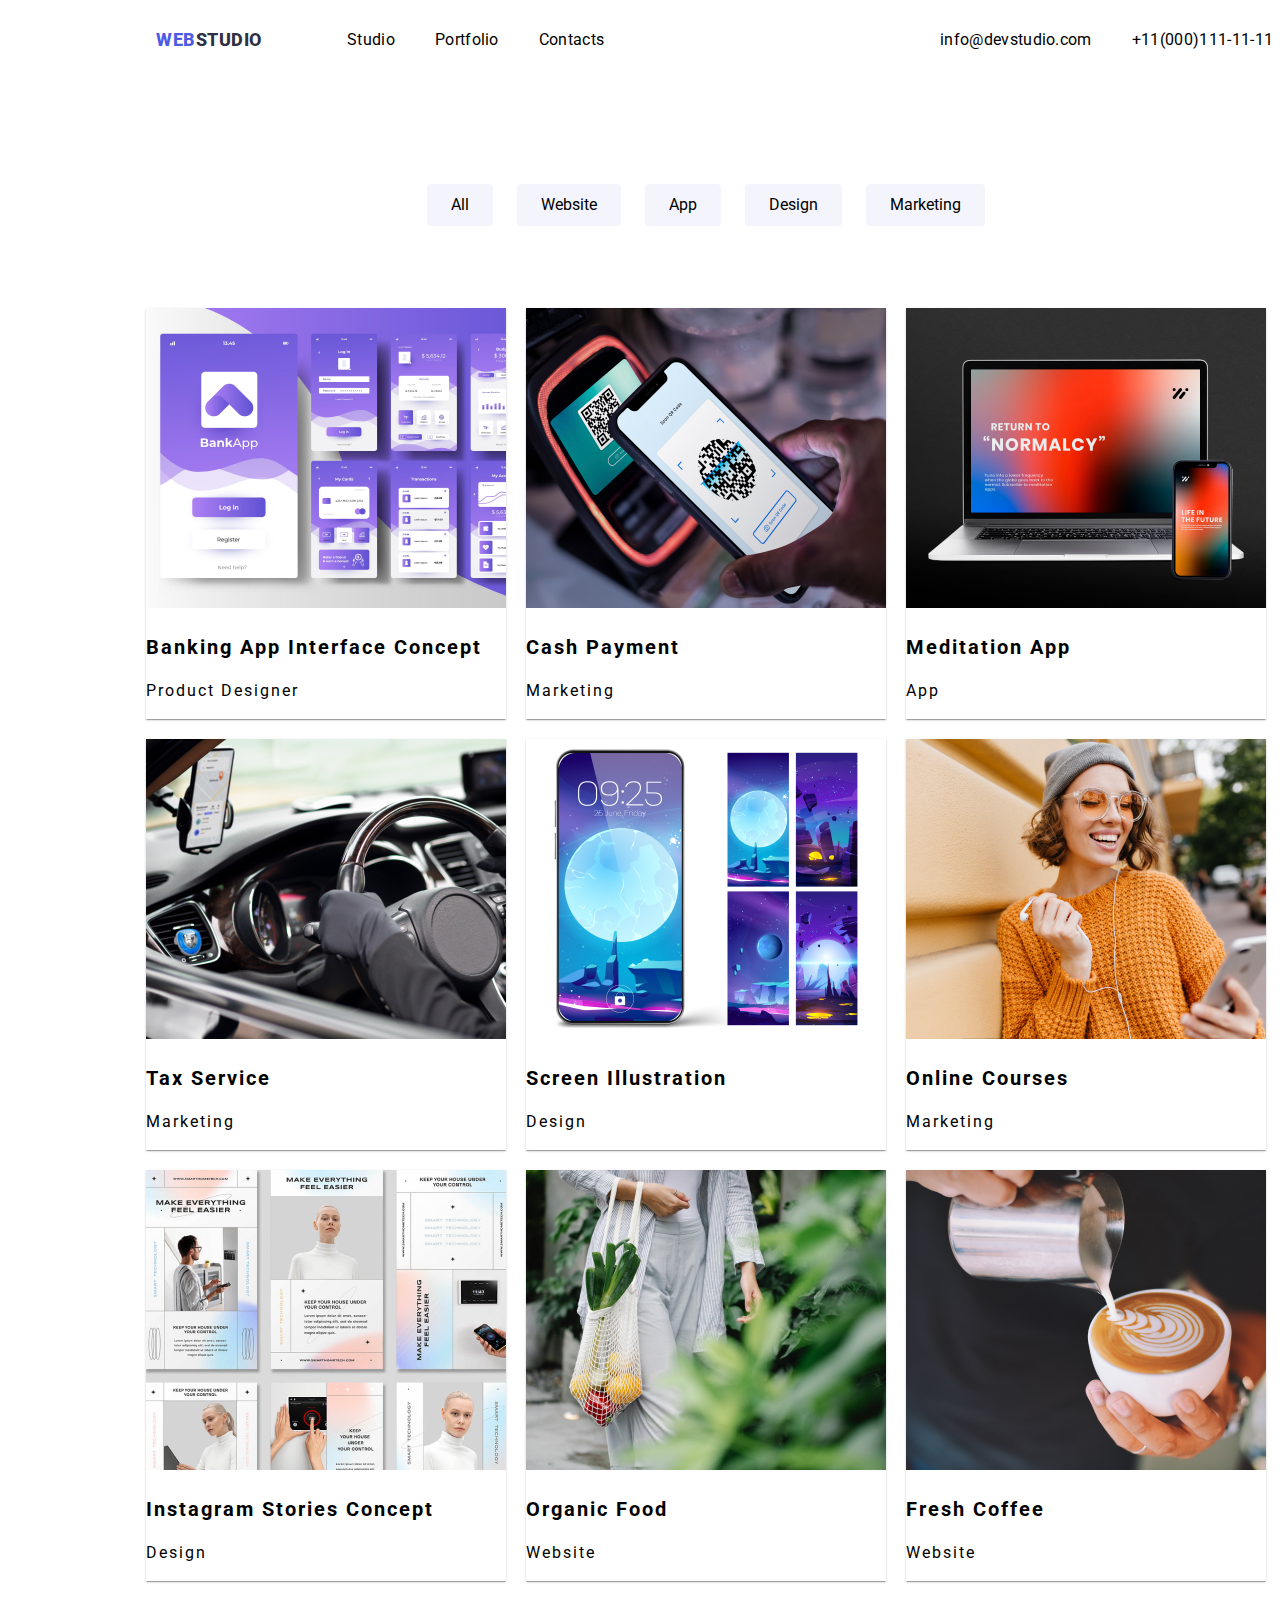
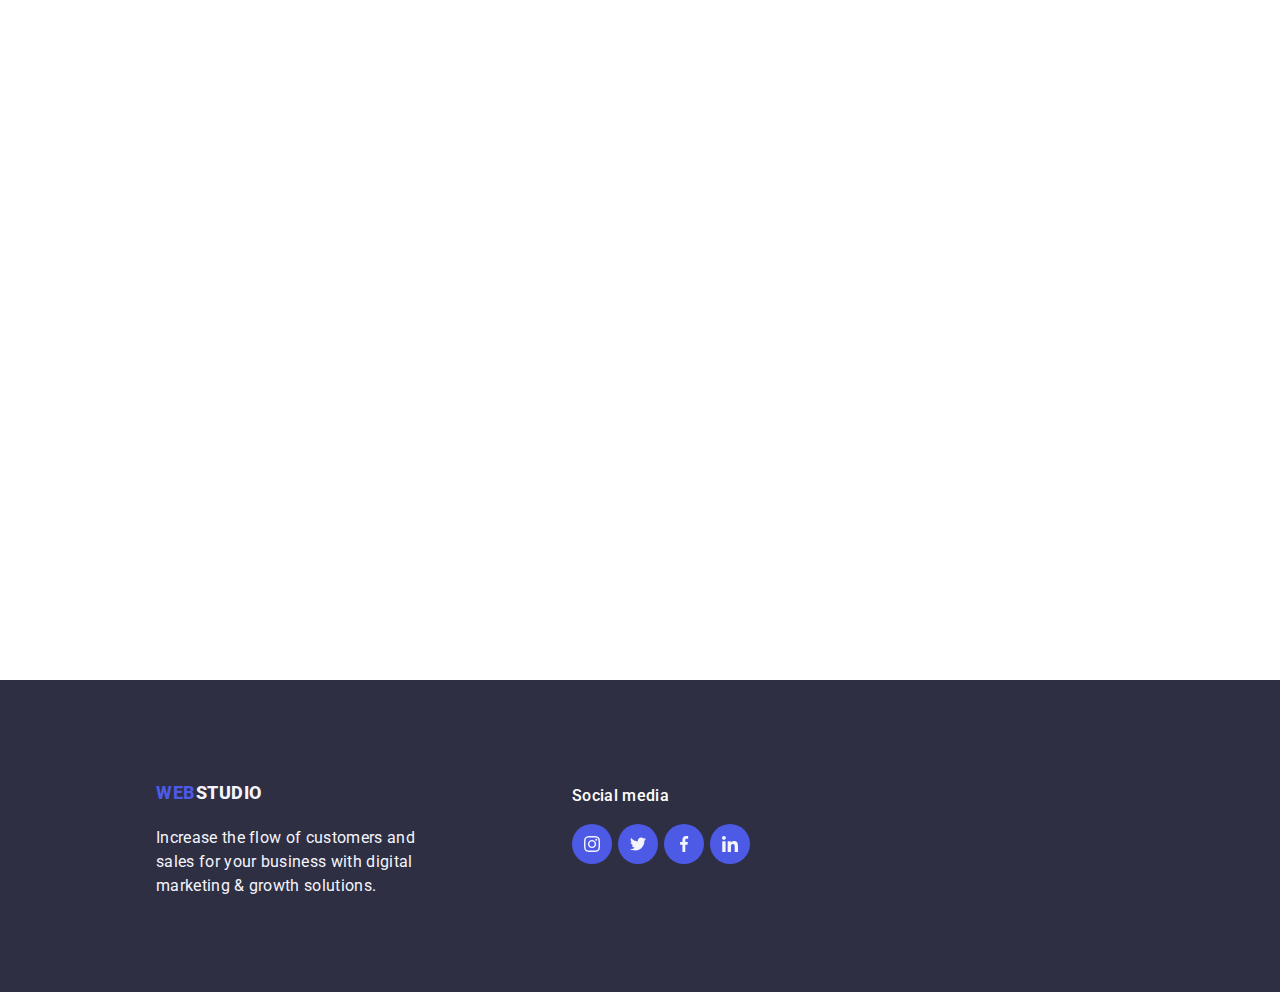
<file: portfolio.html>
<!DOCTYPE html>
<html lang="en">

<head>
    <meta charset="UTF-8">
    <meta name="viewport" content="width=device-width, initial-scale=1.0">
    <title>Go IT Homework Markup #2</title>
   
    <link rel="preconnect" href="https://fonts.googleapis.com">
    <link rel="preconnect" href="https://fonts.gstatic.com/">
    
    <!-- <link rel="stylesheet" href="https://www.w3schools.com/w3css/4/w3.css"> -->
    
<link rel="stylesheet" href="https://fonts.googleapis.com/css2?family=Raleway:wght@800&family=Roboto:wght@400;500;700;900&display-swap">
<link rel="stylesheet" href="https://cdnjs.cloudflare.com/ajax/libs/modern-normalize/2.0.0/modern-normalize.min.css">

<link rel="stylesheet" href="./css/styles.css">


</head>

<body>

<header>
    
<div class="container">

    <nav>
        <a href="./index.html" class="logo">
    
            <span class="logo1">WEB</span>STUDIO
    
        </a>
    
        <ul class="menu">
    
            <li class="items"><a href="./index.html" class="link">Studio</a></li>
            <li class="items"><a href="./portfolio.html" class="link">Portfolio</a></li>
            <li class="items"><a href="./index.html" class="link">Contacts</a></li>
    
        </ul>

    </nav>

    <ul class="menu-right">
    
        <li><a href="mailto:info@devstudio.com" class="link">info@devstudio.com</a></li>
        <li><a href="tel:+11(000)111-11-11" class="link">+11(000)111-11-11</a></li>
    
    </ul>


</div>
   

        

    </header>

    <main>

<div class="container">


    <ul class="filters">
    
        <li class="filters-item">
        <button class="portfolio-button" type="button">All
        </button>
        </li>

        <li class="filters-item">
        <button class="portfolio-button" type="button">Website
        </button>
        </li>

        <li class="filters-item">
        <button class="portfolio-button" type="button">App
        </button>
        </li>

        <li class="filters-item">
        <button class="portfolio-button" type="button">Design
        </button>
        </li>

        <li class="items">
        <button class="portfolio-button" type="button">Marketing
        </button>
        </li>

    </ul>
              
    
</div>
 

        <div class="portfolio">


        

            <li class="portfolio-item">


                <img src="images/app01.jpg" alt="Banking App" width="360" height="300">

                <div>
                <h3 class="portfolio-name">Banking App Interface Concept</h3>
                <p class="portfolio-type">Product Designer</p>
                </div>


            </li>


            <li class="portfolio-item">
            
            
                <img src="images/marketing01.jpg" alt="Cash Payment" width="360" height="300">
                
                <div>
                <h3 class="portfolio-name">Cash Payment</h3>
                <p class="portfolio-type">Marketing</p>
                </div>
            
            
            </li>

            <li class="portfolio-item">
            
            
                <img src="images/app02.jpg" alt="Meditation App" width="360" height="300">
                
                <div>
                <h3 class="portfolio-name">Meditation App</h3>
                <p class="portfolio-type">App</p>
                </div>
            
            
            </li>

        


            <li class="portfolio-item">
            
            
                <img src="images/marketing02.jpg" alt="Tax Service" width="360" height="300">
            
                <div>
                <h3 class="portfolio-name">Tax Service</h3>
                <p class="portfolio-type">Marketing</p>
                </div>
            
            
            </li>


            <li class="portfolio-item">
            
            
                <img src="images/design01.jpg" alt="Screen Illustraion" width="360" height="300">
            
                <div>
                <h3 class="portfolio-name">Screen Illustration</h3>
                <p class="portfolio-type">Design</p>
                </div>
            
            
            </li>

            <li class="portfolio-item">
            
            
                <img src="images/marketing03.jpg" alt="Online Courses" width="360" height="300">
            
                <div>
                <h3 class="portfolio-name">Online Courses</h3>
                <p class="portfolio-type">Marketing</p>
                </div>
            
            
            </li>


            <li class="portfolio-item">
            
            
                <img src="images/design02.jpg" alt="Instagram Stories Concept" width="360" height="300">
                
                <div>
                <h3 class="portfolio-name">Instagram Stories Concept</h3>
                <p class="portfolio-type">Design</p>
                </div>
            
            
            </li>

            <li class="portfolio-item">
            
            
                <img src="images/website01.jpg" alt="Organic Food" width="360" height="300">
                
                <div>
                <h3 class="portfolio-name">Organic Food</h3>
                <p class="portfolio-type">Website</p>
                </div>
            
            </li>

            <li class="portfolio-item">
            
            
                <img src="images/website02.jpg" alt="Fresh Coffee" width="360" height="300">
            
                <div>
                <h3 class="portfolio-name">Fresh Coffee</h3>
                <p class="portfolio-type">Website</p>
                </div>
            
            
            </li>


        
        </ul>


    </div>


    
    </main>


    <footer class="footer">
    
    <div class="container">

            <a href="./index.html" class="logo-footer">

                <span class="logo1">WEB</span>STUDIO

                </a>
        
            
                <p class="footer-content">Increase the flow of customers and
                <br>sales for your business with digital 
                <br>marketing & growth solutions.</p>
        
        
    </div>

    </footer>

<footer class="company">

    <div class="container">

        <ul class="company-socialmedia">

            <p class="socialmedia-title">Social media</p>

            <div class="company_footer">

                <svg class="company-socialmedia-link" width="40" height="40" style="outline: 2px #2a2a2a;">

                    <circle r="20" cx="20" cy="20" fill="#4D5AE5" />

                    <image href="./images/instagram 2.svg" height="16" width="16" x="12" y="12" />


                </svg>


                <svg class="company-socialmedia-link" width="40" height="40" style="outline: 2px #2a2a2a;">
                    <circle r="20" cx="20" cy="20" fill="#4D5AE5" />
                    <image href="./images/twitter 1.svg" height="16" width="16" x="12" y="12" />
                </svg>

                <svg class="company-socialmedia-link" width="40" height="40" style="outline: 2px #2a2a2a;">
                    <circle r="20" cx="20" cy="20" fill="#4D5AE5" />
                    <image href="./images/facebook 1.svg" height="16" width="16" x="12" y="12" />
                </svg>

                <svg class="company-socialmedia-link" width="40" height="40" style="outline: 2px #2a2a2a;">
                    <circle r="20" cx="20" cy="20" fill="#4D5AE5" />
                    <image href="./images/linkedin 1.svg" height="16" width="16" x="12" y="12" />
                </svg>
            </div>

        </ul>

    </div>

</footer>


</body>

</html>
</file>
<file: css/styles.css>
*,
*::before,
*::after {
    box-sizing: border-box;
}

body {
    font-family: 'Roboto';
    font-weight: normal;
    font-size: 16px;
    line-height: 24px;
    letter-spacing: 2px;
}

.container {

    display: flex;
    flex-wrap: wrap;
    flex-direction: column;
    justify-content: center;
    margin: -8px;
}

.menu {
    display: flex;
    flex-direction: row;
    align-items: flex-start;
    padding: 0px;
    gap: 40px;
    list-style: none;
    position: absolute;
    width: 261px;
    height: 24px;
    left: 347px;
    top: 12px;
    text-decoration: none;

}

.menu .link,
.menu .visited
 {
    color: inherit;
    display: block;
    padding: 0px;
    border-radius: 4px;
    text-decoration: none;
    letter-spacing: 0.02em;
    text-decoration: none;
   
}

.menu .link:hover,
.menu .link:active {
    color: #404BBF;

}

.menu-right {
    display: flex;
    flex-direction: row;
    padding: 0px;
    gap: 40px;
    list-style: none;
    position: absolute;
    width: 500px;
    height: 24px;
    left: 940px;
    top: 12px;
    text-decoration: none;

}

.menu-right .link,
.menu-right .visited {
    color: inherit;
    display: block;
    padding: 0px;
    border-radius: 4px;
    text-decoration: none;
    letter-spacing: 0.02em;
    text-decoration: none;

}

.menu-right .link:hover,
.menu-right .link:active {
    color: #404BBF;

}

/*
.menu-right .link {
    color: inherit;
}

.menu-right .link:hover,
.menu-right .link:active {
    color: color: #404BBF;
}

.menu-right .link:active {
    color: color: #4D5AE5;

}
*/

.logo:hover,
.logo:focus {
    text-decoration: none;
    color: #4D5AE5;
}

.logo {
    display: flex;
    flex-direction: row;
    align-items: center;
    padding: 0px;
    position: absolute;
    width: 115px;
    height: 24px;
    left: 156px;
    top: 27px;
    text-decoration: none;

    font-style: normal;
    font-weight: 800;
    font-size: 18px;
    line-height: 21px;

    display: flex;
    align-items: center;
    letter-spacing: 0.03em;
    text-transform: uppercase;

        /* NAVY BLUE */
    
        color: #2E2F42;
}


.logo1 {
    /* IRIS */

    color: #4D5AE5;

}

.logo2 {

    color: #ffffff;

}

/* Button Cursor Pointer */

.pointer {
    cursor: pointer;
}

link {

    font-family: 'Roboto';
    font-size: 12px;
    font-weight: normal;
    line-height: 16px;
    letter-spacing: 4%;
    text-decoration: none;
  

}


/*
.menu .link {
    display: block;
    padding: 0px;
    border-radius: 4px;
    text-decoration: none;

    background-color: #fff;
    letter-spacing: 0.02em;
    color: #2E2F42;
}
*/


.email {
    position: absolute;
    width: 153px;
    height: 24px;
    left: 940px;
    top: 24px;

    letter-spacing: 0.02em;
    
    color: #434455;
}

.contact {
    position: absolute;
    width: 151px;
    height: 24px;
    left: 1133px;
    top: 24px;

    letter-spacing: 0.02em;
    color: #434455;

}

.hero-image {


    position: absolute;
        width: 1440px;
        height: 600px;
        left: 0px;
        top: 72px;
        
        background: url('../images/peopleoffice.jpg');
        background-color: rgb(46, 47, 66, 0.7);
     
        background-blend-mode: darken;
        /* You must set a specified height */
        background-position: center;
        /* Center the image */
        background-repeat: no-repeat;
        /* Do not repeat the image */
        background-size: cover;
        /* Resize the background image to cover the entire container */


}

h1 {

    font-family: inherit;
    font-size: 56px;
    font-weight: bold;
    letter-spacing: 2%;
    line-height: 60px;
    padding: 165px 0;
    text-align: center;
    color: #FFFFFF;
  
}


h2 {

    font-family: inherit;
    font-size: 36px;
    font-weight: bold;
    letter-spacing: 2%;
}

h3 {

    font-family: inherit;
    font-size: 20px;
    font-weight: medium;
    letter-spacing: 2%;

}

.small {

    font-family: inherit;
    font-size: 12px;
    font-weight: normal;
    line-height: 14px;
    letter-spacing: 4%;
}

.medium {

    font-family: inherit;
    font-size: 16px;
    font-weight: medium;
    line-height: 24px;
    letter-spacing: 2%;
}



button text{
    font-family: inherit;
    font-size: 16px;
    font-weight: medium;
    line-height: 24px;
    letter-spacing: 4%;
}


.button {

    display: flex;
        flex-direction: row;
        align-items: flex-start;
        padding: 16px 32px;
        gap: 10px;
    
        position: absolute;
        width: 169px;
        height: 56px;
        left: 636px;
        top: 428px;

        border: none;
        cursor: pointer;
    
        /* IRIS */
    
        background: #4D5AE5;
        box-shadow: 0px 4px 4px rgba(0, 0, 0, 0.15);
        border-radius: 4px;

 
    justify-content: center;
    color: #FFFFFF;

}



.button:hover {
    background-color: #404bbf;
    box-shadow: 0px 3px 1px rgba(0, 0, 0, 0.1), 0px 2px 1px rgba(0, 0, 0, 0.08), 0px 2px 2px rgba(0, 0, 0, 0.12);
    border-radius: 4px;
}


.section-title {
        text-align: center;
        font-weight: 700;
        font-size: 36px;
        line-height: 40px;
        /* identical to box height, or 111% */
    
        text-align: center;
        letter-spacing: 0.02em;
        text-transform: capitalize;
    
        /* NAVY BLUE */
    
        color: #2E2F42;

}

.benefit-item-title {

        font-weight: 500;
        font-size: 20px;
        line-height: 24px;
        /* identical to box height, or 120% */
    
        letter-spacing: 0.02em;
    
        /* NAVY BLUE */
    
        color: #2E2F42;

}

.benefit-item-description {

        font-weight: 400;
        font-size: 16px;
        line-height: 24px;
        /* or 150% */
    
        letter-spacing: 0.02em;
    
        /* SLATE */
    
        color: #434455;

}


/*** Portfolio ***/


.filters {
        display: flex;
        flex-direction: row;
        align-items: flex-start;
        padding: 0px;
        gap: 24px;
        position: absolute;
        width: 586px;
        height: 48px;
        left: 427px;
        top: 168px;

        list-style: none;

}


.filters .link:hover,
.filters .link:focus {
    color: #404BBF;
}

.filters .link:active {
    color: #4D5AE5;
}

.portfolio-button {
    display: flex;
    flex-direction: row;
    justify-content: center;
    align-items: center;
    padding: 12px 24px;
    border-radius: 4px;
    border: none;
    cursor: pointer;
    background: #F4F4FD;
    
}

.portfolio-button:hover,
.portfolio-button:focus {
    color: #FFFFFF;
    background-color: #404BBF;
}

.filters .link:active {
    /* WHITE */
    color: #FFFFFF;
    background: #404BBF;
    box-shadow: 0px 3px 1px rgba(0, 0, 0, 0.1), 0px 2px 1px rgba(0, 0, 0, 0.08), 0px 2px 2px rgba(0, 0, 0, 0.12);
    border-radius: 4px;
}



.section1 {

    position: absolute;
    width: 1228px;
    height: 412px;
    left: 116px;
    top: 750px;

}


.benefits {
    padding: 0;
    margin: 0;
    list-style: none;
    display: flex;
    flex-wrap: wrap;
    justify-content: center;
    margin-top: 0px;
    margin-left: 0px;

    
}

.benefit-box {
    
    width: 291px;
    height: 112px;
    
    /* CLOUD */
    
    background: #F4F4FD;
    border-radius: 4px;

    margin: 0px 0 0 0px;
    flex-basis: calc(100% / 4 - 20px);
    
}

.icon1 {

    display: flex;
    flex-wrap: wrap;
    color: white;

    position: absolute;
    top: 8.5%;
    left: 10.5%;

    
/*    position: absolute;
    top: 35px;
    left: 125px;
*/
}

.icon2 {

    display: flex;
    flex-wrap: wrap;
    color: white;

    position: absolute;
    top: 8.5%;
    left: 35.5%;

/*    position: absolute;
    top: 35px;
    left: 440px;
*/
}


.icon3 {

    display: flex;
    flex-wrap: wrap;
    color: white;

    position: absolute;
    top: 8.5%;
    left: 61.5%;

 /*   position: absolute;
    top: 35px;
    left: 750px;
*/
}


.icon4 {

    display: flex;
    flex-wrap: wrap;
    color: white;

    position: absolute;
    top: 8.5%;
    left: 86.5%;
 
 
 /*   position: absolute;
    top: 35px;
    left: 1060px;
*/
}


.benefits-item {
    text-align: justify;
    margin: 20px 0 0 20px;
    flex-basis: calc(100% / 4 - 20px);

}


.section2 {

    position: absolute;
    width: 1140px;
    height: 412px;
    left: 140px;
    top: 1050px;

}

.what-we-do-title {

    text-align: center;
    letter-spacing: 0.02em;
    text-transform: capitalize;
    color: #2E2F42;

}

.what-we-do {
    padding: 0;
    margin: 0;
    list-style: none;
    display: flex;
    flex-wrap: wrap;
    justify-content: center;
    margin-top: 0px;
    margin-left: 0px;
    
 
}

.what-we-do-item {
    margin: 20px 0 0 20px;
    flex-basis: calc(100% / 3 - 20px);
}

.what-we-do-item:nth-child(1) img {
    
    object-fit: fill;

}

.what-we-do-item:nth-child(2) img {
    object-fit: fill;
}

.what-we-do-item:nth-child(3) img {
    object-fit: fill;
}


.section3 {

    position: absolute;
        width: 1440px;
        height: 732px;
        left: 0px;
        top: 1548px;
    
        /* CLOUD */
    
        background: #F4F4FD;
}

.section2-title {
        position: absolute;
        width: 300px;
        height: 40px;
        left: 575px;
        top: 10px;
        text-align: center;
        font-weight: 700;
        font-size: 36px;
        line-height: 40px;
        /* identical to box height, or 111% */
        
    
        text-align: center;
        letter-spacing: 0.02em;
        text-transform: capitalize;
    
        /* NAVY BLUE */
    
        color: #2E2F42;

}


.team {
    padding: 0;
    margin: 0;
    list-style: none;
    display: flex;
    flex-wrap: wrap;
    justify-content: center;
    margin-top: 0px;
    margin-left: 0px;
    position: absolute;
    width: 1140px;
    height: 412px;
    left: 140px;
    top: 156px;

}



.team-item>.team-name,
.base>.team-name {
    padding: 10px;
    font-size: 20px;

}

.team-item>.team-name {
    font-weight: 700;
    letter-spacing: -0.05em;

}

.team-item>.team-type,
.base>.team-type {
    padding: 0px;
    font-size: 14px;
}

.team-item>.team-type {
    letter-spacing: -0.05em;
}


.team-item {
    margin: 20px 0 0 20px;
    flex-basis: calc(100% / 4 - 20px);

}

.team-item,
.base {
    box-shadow: 0px 2px 1px -1px rgba(0, 0, 0, 0.2),
        0px 1px 1px 0px rgba(0, 0, 0, 0.14), 0px 1px 3px 0px rgba(0, 0, 0, 0.12);
    text-align: center;
}

.team-item:nth-child(1) img {
    object-fit: fill;

}

.team-item:nth-child(2) img {
    object-fit: fill;
}

.team-item:nth-child(3) img {
    object-fit: fill;
}

.team-item:nth-child(4) img {
    object-fit: fill;
}

.circle {

    position: absolute;
    left: 0%;
    right: 0%;
    top: 0%;
    bottom: 0%;
    background: #4D5AE5;
}

.team-link {
    cursor: pointer;
}
.portfolio-item>.portfolio-name,
.base>.portfolio-name {
    padding: 10px;
    font-size: 20px;

}

.portfolio-item>.portfolio-name {
    /*  font-family: Roboto; */
    font-weight: 700;
    letter-spacing: -0.05em;

}

.portfolio-item>.portfolio-type,
.base>.portfolio-type {
    padding: 0px;
    font-size: 14px;
}

.portfolio-item>.portfolio-type {

    letter-spacing: -0.05em;
}

.portfolio {
    padding: 0;
    margin: 0;
    list-style: none;
    display: flex;
    flex-wrap: wrap;
    justify-content: center;
    margin-top: 0px;
    margin-left: 0px;
    position: absolute;
    width: 1140px;
    height: 420px;
    left: 126px;
    top: 288px;
}

.portfolio-item {
    margin: 20px 0 0 20px;
    flex-basis: calc(100% / 3 - 20px);

}

.portfolio-item,
.base {
    box-shadow: 0px 2px 1px -1px rgba(0, 0, 0, 0.2),
        0px 1px 1px 0px rgba(0, 0, 0, 0.14), 0px 1px 3px 0px rgba(0, 0, 0, 0.12);

}

.portfolio-item:nth-child(1) img {
    object-fit: fill;

}

.portfolio-item:nth-child(2) img {
    object-fit: fill;
}

.portfolio-item:nth-child(3) img {
    object-fit: fill;
}

.portfolio-row2 {
    padding: 0;
    margin: 0;
    list-style: none;
    display: flex;
    flex-wrap: wrap;
    justify-content: center;
    margin-top: 0px;
    margin-left: 0px;
    position: absolute;
    width: 1140px;
    height: 420px;
    left: 126px;
    top: 760px;
}

.portfolio-item-row2 {
    margin: 20px 0 0 20px;
    flex-basis: calc(100% / 3 - 20px);

}

.portfolio-item-row2,
.base {
    box-shadow: 0px 2px 1px -1px rgba(0, 0, 0, 0.2),
        0px 1px 1px 0px rgba(0, 0, 0, 0.14), 0px 1px 3px 0px rgba(0, 0, 0, 0.12);

}

.portfolio-item-row2:nth-child(1) img {
    object-fit: fill;

}

.portfolio-item-row2:nth-child(2) img {
    object-fit: fill;
}

.portfolio-item-row2:nth-child(3) img {
    object-fit: fill;
}


.portfolio-row3 {
    padding: 0;
    margin: 0;
    list-style: none;
    display: flex;
    flex-wrap: wrap;
    justify-content: center;
    margin-top: 0px;
    margin-left: 0px;
    position: absolute;
    width: 1140px;
    height: 420px;
    left: 126px;
    top: 1250px;
}

.portfolio-item-row3 {
    margin: 20px 0 0 20px;
    flex-basis: calc(100% / 3 - 20px);

}

.portfolio-item-row3,
.base {
    box-shadow: 0px 2px 1px -1px rgba(0, 0, 0, 0.2),
        0px 1px 1px 0px rgba(0, 0, 0, 0.14), 0px 1px 3px 0px rgba(0, 0, 0, 0.12);
  
}

.portfolio-item-row3:nth-child(1) img {
    object-fit: fill;

}

.portfolio-item-row3:nth-child(2) img {
    object-fit: fill;
}

.portfolio-item-row3:nth-child(3) img {
    object-fit: fill;
}

.footer {

    position: absolute;
    width: 1440px;
    height: 312px;
    left: 0px;
    top: 2280px;

    /* NAVY BLUE */

    background: #2E2F42;

}

.footer_container {

    display: flex;
    flex-direction: row;
    align-items: center;
    padding: 0px;
    text-decoration: none;


}

.logo-footer {
    display: flex;
    flex-direction: row;
    align-items: center;
    padding: 0px;
    position: absolute;
    width: 115px;
    height: 24px;
    left: 156px;
    top: 100px;
    text-decoration: none;
    font-style: normal;
    font-weight: 800;
    font-size: 18px;
    line-height: 21px;

    display: flex;
    align-items: center;
    letter-spacing: 0.03em;
    text-transform: uppercase;

    color: #F4F4FD;
}

.footer-content {

    position: absolute;
    width: 264px;
    height: 72px;
    left: 156px;
    top: 130px;

    font-weight: 400;
    font-size: 16px;
    line-height: 24px;
        /* or 150% */

     letter-spacing: 0.02em;
    
    /* CLOUD */
    
    color: #F4F4FD;

}

.company {

    position: absolute;
        width: 208px;
        height: 80px;
        left: 540px;
        top: 2360px;
}

.socialmedia-title {

    font-weight: 500;
        font-size: 16px;
        line-height: 24px;
        /* identical to box height, or 150% */
    
        letter-spacing: 0.02em;
    
        /* WHITE */
    
        color: #FFFFFF;
}

.company-socialmedia-link {
    cursor: pointer;
}
</file>
